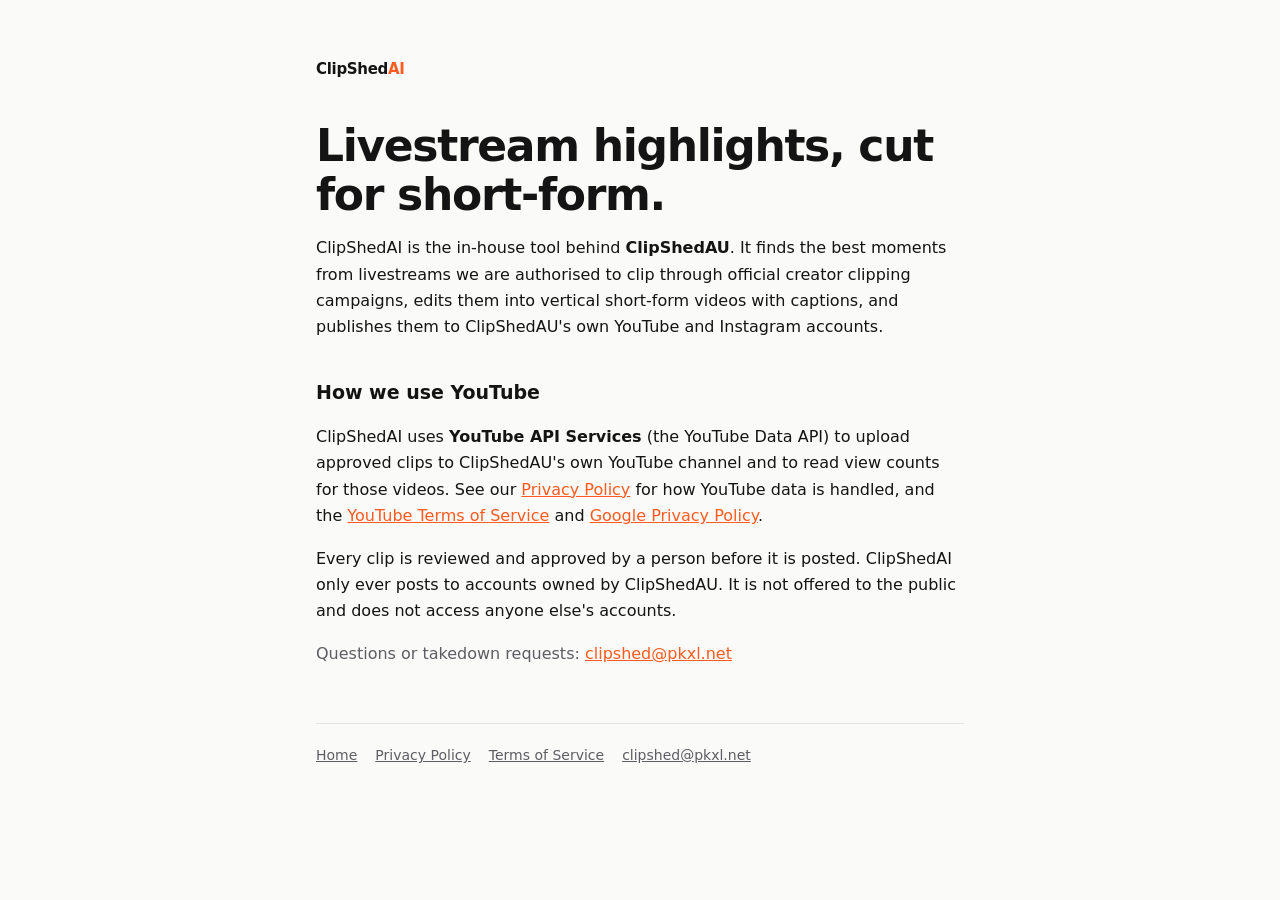
<file: index.html>
<!doctype html>
<html lang="en"><head><meta charset="utf-8"><meta name="viewport" content="width=device-width,initial-scale=1">
<title>ClipShedAI</title><meta name="description" content="ClipShedAI makes short-form highlight clips of livestreams for ClipShedAU."><link rel="stylesheet" href="style.css"></head>
<body><main><a class="brand" href="./">ClipShed<span>AI</span></a>
<h1>Livestream highlights, cut for short-form.</h1>
<p>ClipShedAI is the in-house tool behind <strong>ClipShedAU</strong>. It finds the best moments from livestreams we are authorised to clip through official creator clipping campaigns, edits them into vertical short-form videos with captions, and publishes them to ClipShedAU's own YouTube and Instagram accounts.</p>
<h2>How we use YouTube</h2>
<p>ClipShedAI uses <strong>YouTube API Services</strong> (the YouTube Data API) to upload approved clips to ClipShedAU's own YouTube channel and to read view counts for those videos. See our <a href="privacy.html">Privacy Policy</a> for how YouTube data is handled, and the <a href="https://www.youtube.com/t/terms">YouTube Terms of Service</a> and <a href="https://policies.google.com/privacy">Google Privacy Policy</a>.</p>
<p>Every clip is reviewed and approved by a person before it is posted. ClipShedAI only ever posts to accounts owned by ClipShedAU. It is not offered to the public and does not access anyone else's accounts.</p>
<p class="muted">Questions or takedown requests: <a href="mailto:clipshed@pkxl.net">clipshed@pkxl.net</a></p>
<nav><a href="./">Home</a><a href="privacy.html">Privacy Policy</a><a href="terms.html">Terms of Service</a><a href="mailto:clipshed@pkxl.net">clipshed@pkxl.net</a></nav></main></body></html>
</file>
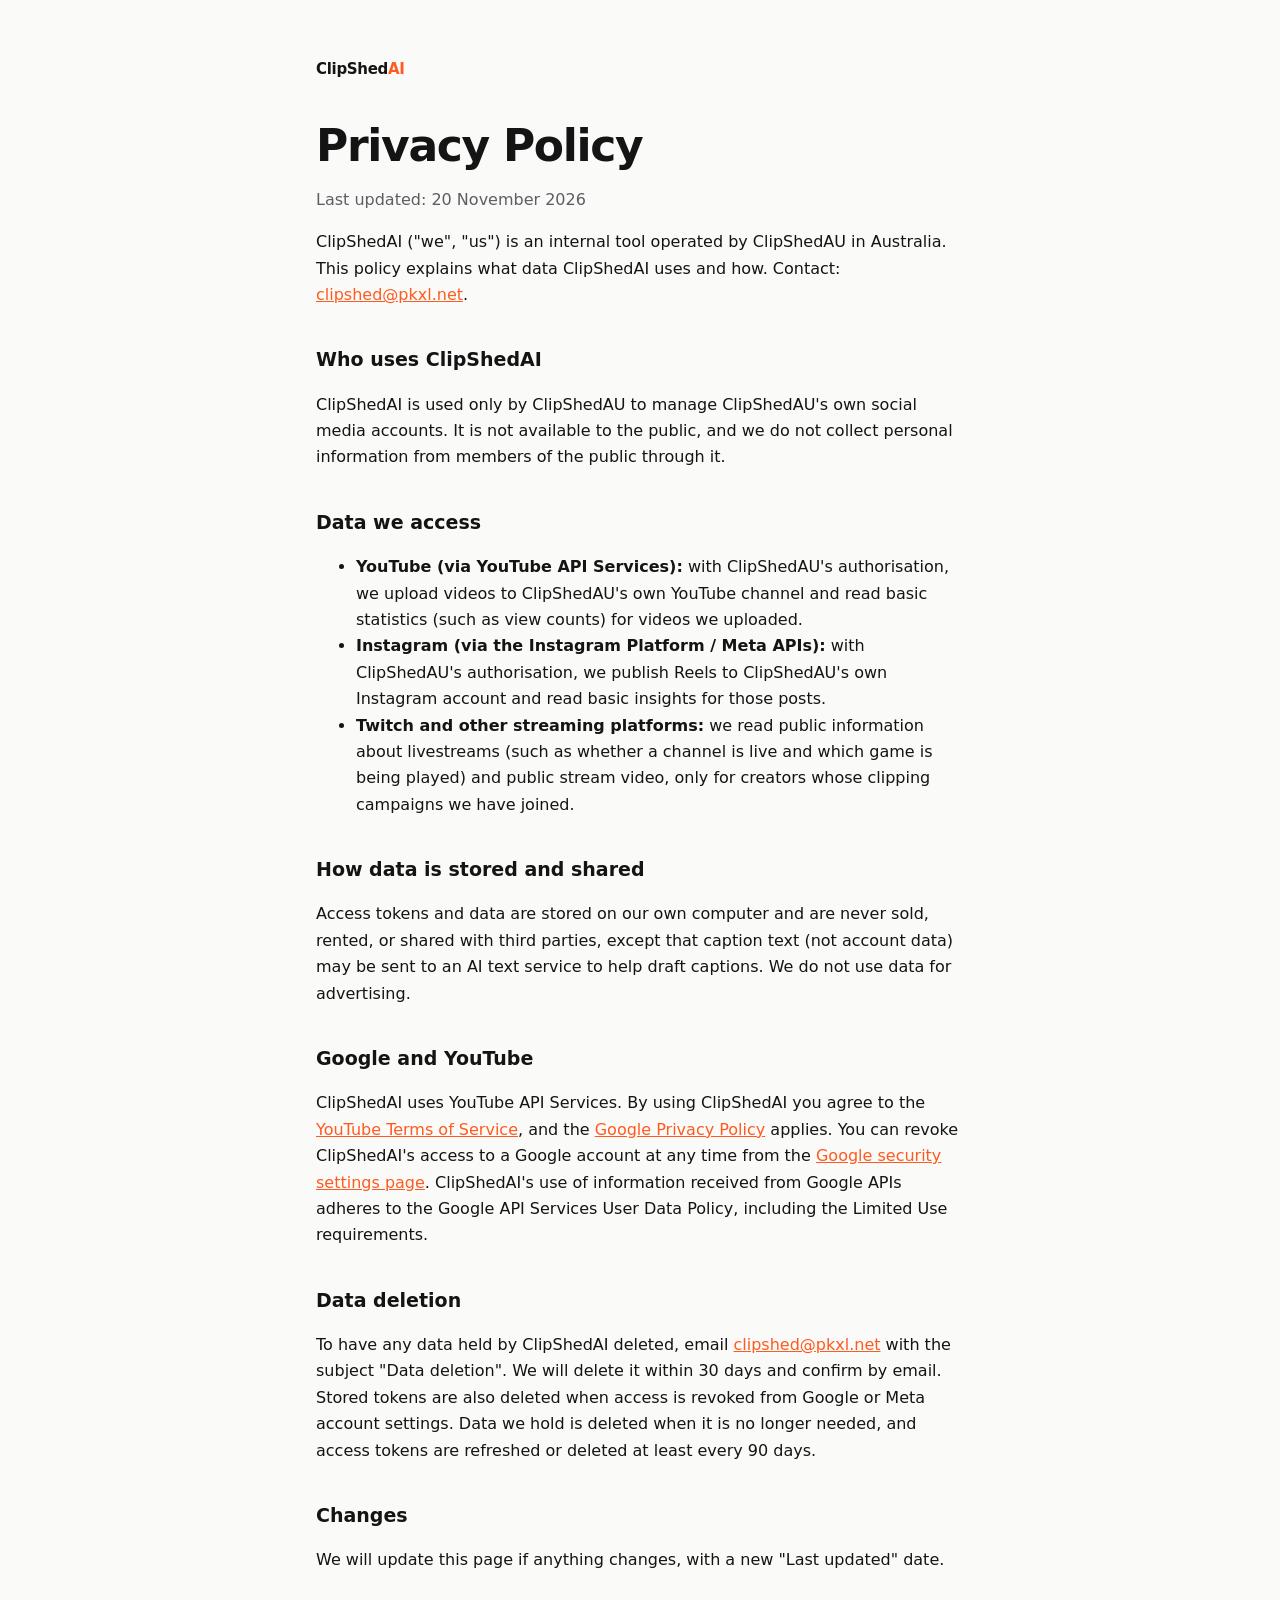
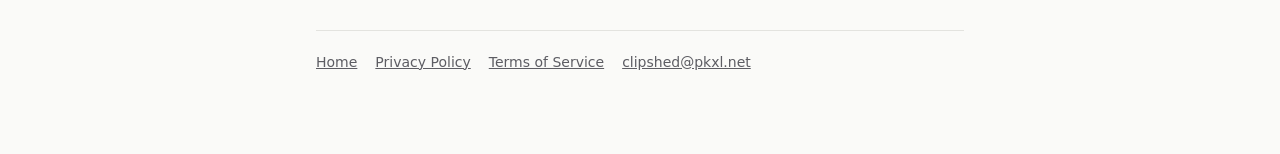
<file: privacy.html>
<!doctype html>
<html lang="en"><head><meta charset="utf-8"><meta name="viewport" content="width=device-width,initial-scale=1">
<title>Privacy Policy · ClipShedAI</title><meta name="description" content="How ClipShedAI handles data."><link rel="stylesheet" href="style.css"></head>
<body><main><a class="brand" href="./">ClipShed<span>AI</span></a>
<h1>Privacy Policy</h1>
<p class="muted">Last updated: 20 November 2026</p>
<p>ClipShedAI ("we", "us") is an internal tool operated by ClipShedAU in Australia. This policy explains what data ClipShedAI uses and how. Contact: <a href="mailto:clipshed@pkxl.net">clipshed@pkxl.net</a>.</p>

<h2>Who uses ClipShedAI</h2>
<p>ClipShedAI is used only by ClipShedAU to manage ClipShedAU's own social media accounts. It is not available to the public, and we do not collect personal information from members of the public through it.</p>

<h2>Data we access</h2>
<ul>
<li><strong>YouTube (via YouTube API Services):</strong> with ClipShedAU's authorisation, we upload videos to ClipShedAU's own YouTube channel and read basic statistics (such as view counts) for videos we uploaded.</li>
<li><strong>Instagram (via the Instagram Platform / Meta APIs):</strong> with ClipShedAU's authorisation, we publish Reels to ClipShedAU's own Instagram account and read basic insights for those posts.</li>
<li><strong>Twitch and other streaming platforms:</strong> we read public information about livestreams (such as whether a channel is live and which game is being played) and public stream video, only for creators whose clipping campaigns we have joined.</li>
</ul>

<h2>How data is stored and shared</h2>
<p>Access tokens and data are stored on our own computer and are never sold, rented, or shared with third parties, except that caption text (not account data) may be sent to an AI text service to help draft captions. We do not use data for advertising.</p>

<h2>Google and YouTube</h2>
<p>ClipShedAI uses YouTube API Services. By using ClipShedAI you agree to the <a href="https://www.youtube.com/t/terms">YouTube Terms of Service</a>, and the <a href="https://policies.google.com/privacy">Google Privacy Policy</a> applies. You can revoke ClipShedAI's access to a Google account at any time from the <a href="https://security.google.com/settings/security/permissions">Google security settings page</a>. ClipShedAI's use of information received from Google APIs adheres to the Google API Services User Data Policy, including the Limited Use requirements.</p>

<h2 id="data-deletion">Data deletion</h2>
<p>To have any data held by ClipShedAI deleted, email <a href="mailto:clipshed@pkxl.net">clipshed@pkxl.net</a> with the subject "Data deletion". We will delete it within 30 days and confirm by email. Stored tokens are also deleted when access is revoked from Google or Meta account settings. Data we hold is deleted when it is no longer needed, and access tokens are refreshed or deleted at least every 90 days.</p>

<h2>Changes</h2>
<p>We will update this page if anything changes, with a new "Last updated" date.</p>
<nav><a href="./">Home</a><a href="privacy.html">Privacy Policy</a><a href="terms.html">Terms of Service</a><a href="mailto:clipshed@pkxl.net">clipshed@pkxl.net</a></nav></main></body></html>
</file>
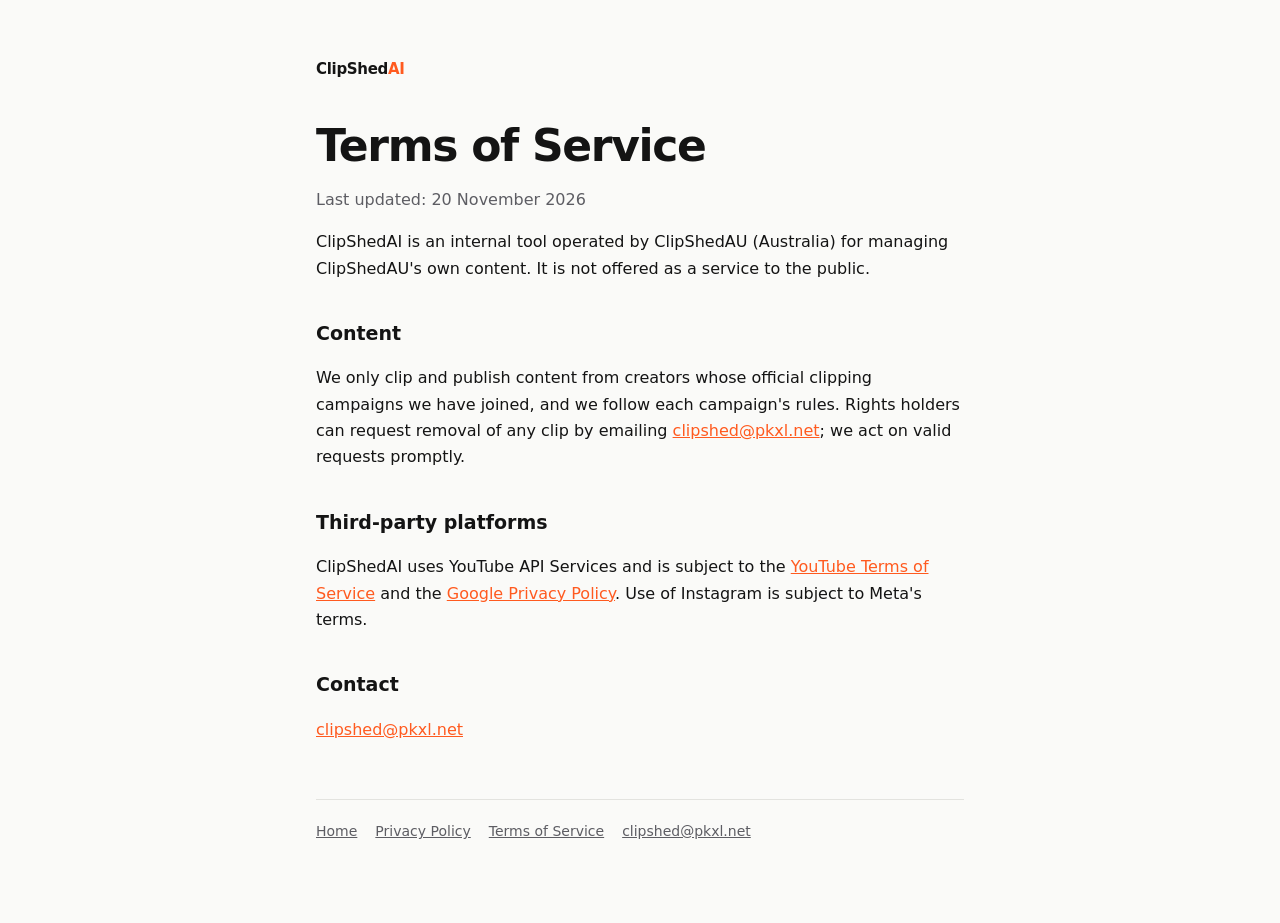
<file: terms.html>
<!doctype html>
<html lang="en"><head><meta charset="utf-8"><meta name="viewport" content="width=device-width,initial-scale=1">
<title>Terms of Service · ClipShedAI</title><meta name="description" content="Terms for ClipShedAI."><link rel="stylesheet" href="style.css"></head>
<body><main><a class="brand" href="./">ClipShed<span>AI</span></a>
<h1>Terms of Service</h1>
<p class="muted">Last updated: 20 November 2026</p>
<p>ClipShedAI is an internal tool operated by ClipShedAU (Australia) for managing ClipShedAU's own content. It is not offered as a service to the public.</p>
<h2>Content</h2>
<p>We only clip and publish content from creators whose official clipping campaigns we have joined, and we follow each campaign's rules. Rights holders can request removal of any clip by emailing <a href="mailto:clipshed@pkxl.net">clipshed@pkxl.net</a>; we act on valid requests promptly.</p>
<h2>Third-party platforms</h2>
<p>ClipShedAI uses YouTube API Services and is subject to the <a href="https://www.youtube.com/t/terms">YouTube Terms of Service</a> and the <a href="https://policies.google.com/privacy">Google Privacy Policy</a>. Use of Instagram is subject to Meta's terms.</p>
<h2>Contact</h2>
<p><a href="mailto:clipshed@pkxl.net">clipshed@pkxl.net</a></p>
<nav><a href="./">Home</a><a href="privacy.html">Privacy Policy</a><a href="terms.html">Terms of Service</a><a href="mailto:clipshed@pkxl.net">clipshed@pkxl.net</a></nav></main></body></html>
</file>
<file: style.css>
:root{--bg:#0e0e0f;--fg:#ececec;--muted:#9a9a9e;--accent:#ff5a1f;--line:#26262a}
@media (prefers-color-scheme: light){:root{--bg:#fafaf8;--fg:#141414;--muted:#5d5d63;--line:#e3e3df}}
*{box-sizing:border-box}
body{margin:0;background:var(--bg);color:var(--fg);font:16px/1.65 ui-sans-serif,system-ui,-apple-system,"Segoe UI",sans-serif}
main{max-width:680px;margin:0 auto;padding:56px 16px 80px}
.brand{font-weight:800;letter-spacing:-.02em;font-size:15px;text-decoration:none;color:var(--fg)}
.brand span{color:var(--accent)}
h1{font-size:clamp(30px,6vw,44px);line-height:1.1;letter-spacing:-.03em;margin:40px 0 16px}
h2{font-size:19px;margin:36px 0 8px}
p,li{color:var(--fg)}
.muted{color:var(--muted)}
a{color:var(--accent)}
nav{display:flex;gap:18px;flex-wrap:wrap;margin-top:56px;padding-top:20px;border-top:1px solid var(--line);font-size:14px}
nav a{color:var(--muted)}
</file>
